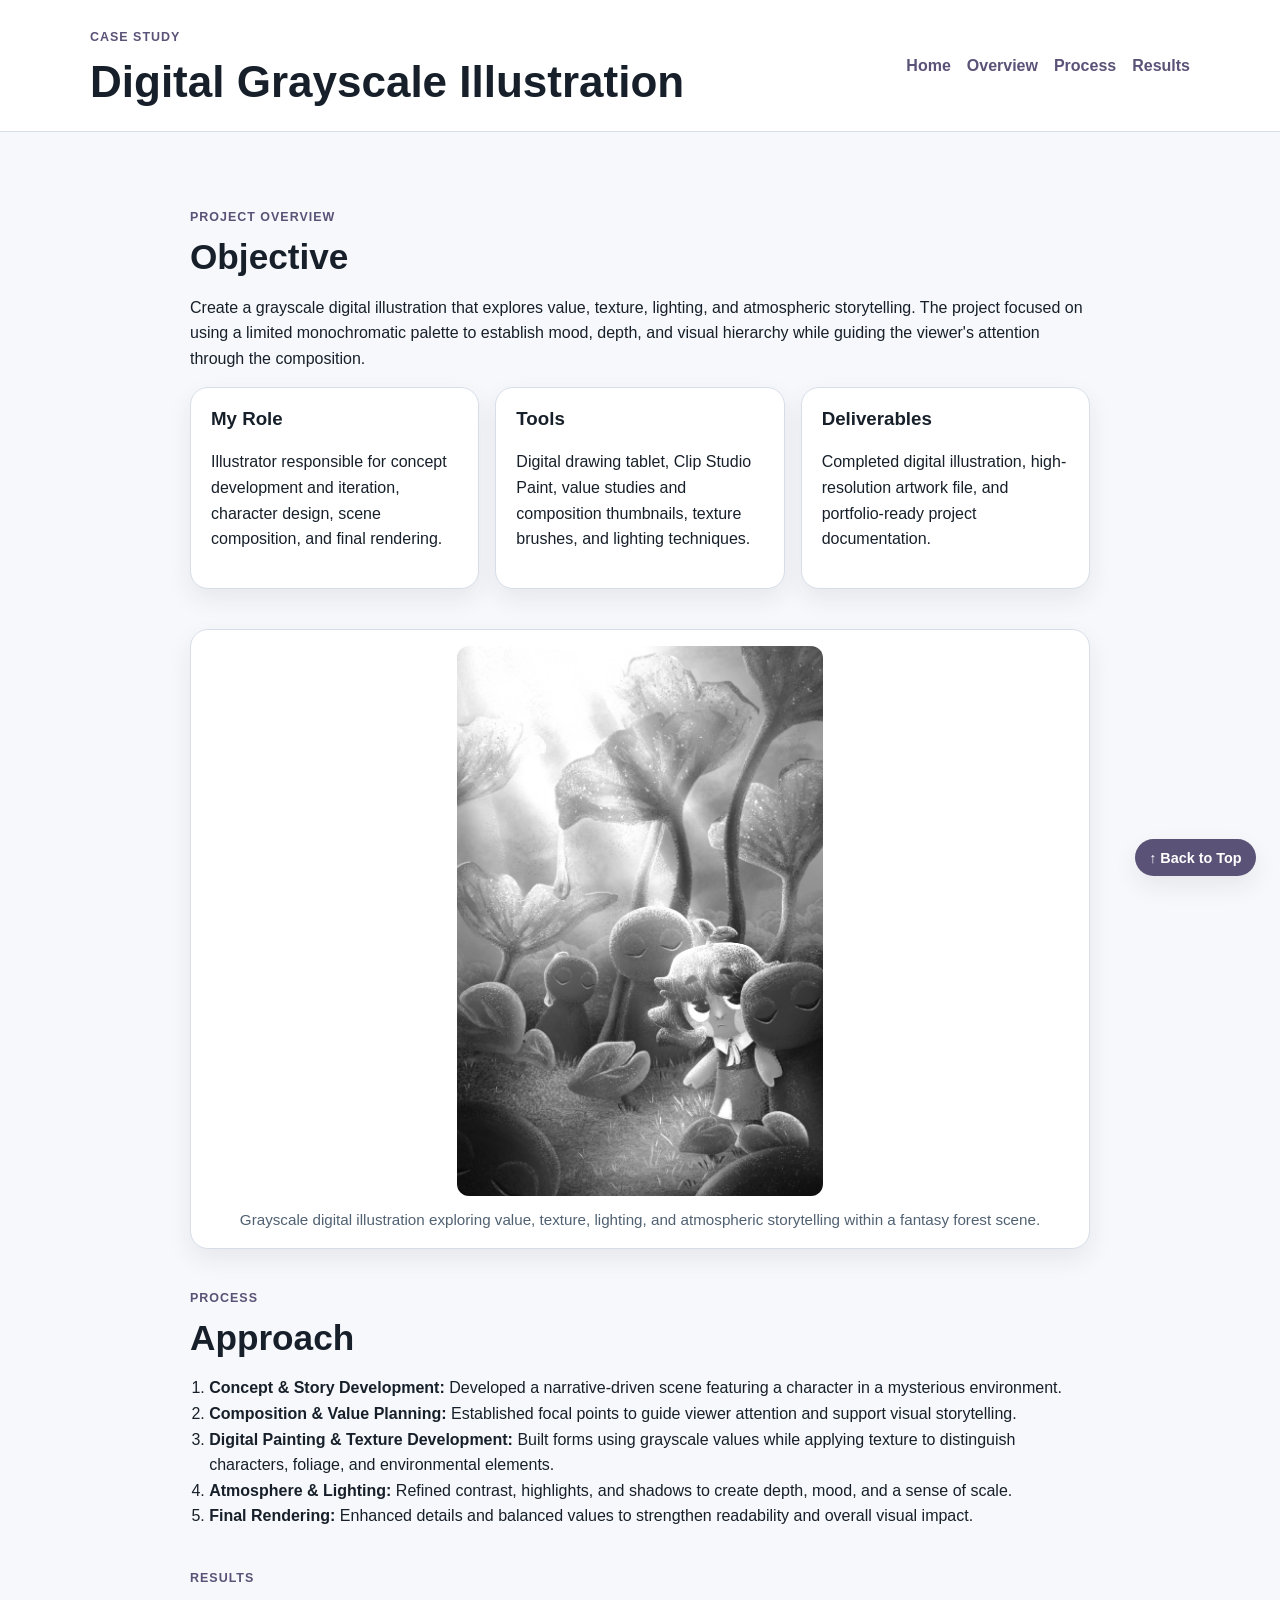
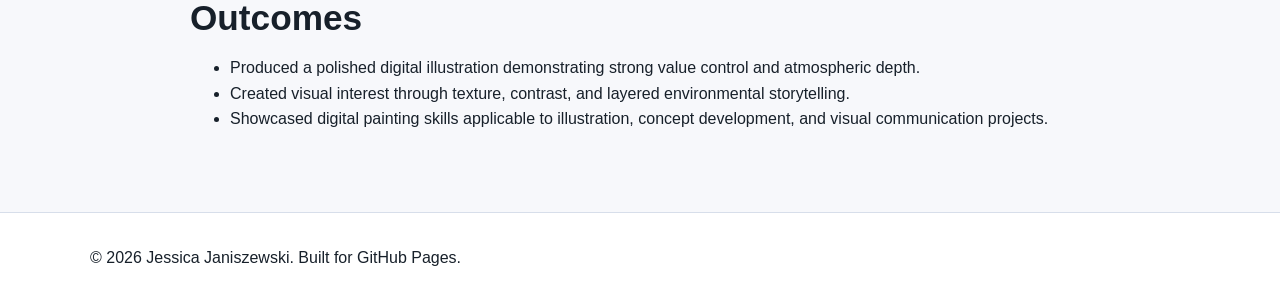
<file: projects/digital-illustration.html>
<!doctype html>
<html lang="en">
<head>
  <meta charset="utf-8" />
  <meta name="viewport" content="width=device-width, initial-scale=1" />
  <title>Digital Grayscale Illustration | Portfolio</title>
  <meta name="description" content="Case study for a grayscale digital illustration showcasing value, texture, lighting, and atmospheric storytelling through digital painting." />
  <link rel="stylesheet" href="../assets/css/styles.css" />
</head>
<body>
  <a class="skip-link" href="#main">Skip to main content</a>

  <header class="site-header compact-header">
    <div class="container header-inner">
      <div>
        <p class="eyebrow">Case Study</p>
        <h1>Digital Grayscale Illustration</h1>
      </div>
      <nav aria-label="Project navigation">
        <ul class="nav-list">
          <li><a href="../index.html">Home</a></li>
          <li><a href="#overview">Overview</a></li>
          <li><a href="#process">Process</a></li>
          <li><a href="#results">Results</a></li>
        </ul>
      </nav>
    </div>
  </header>

  <main id="main" class="section">
    <div class="container case-study">
      <section id="overview" class="case-section">
        <p class="eyebrow">Project Overview</p>
        <h2>Objective</h2>
        <p>
          Create a grayscale digital illustration that explores value, texture, lighting, and atmospheric storytelling. The project focused on using a limited monochromatic palette to establish mood, depth, and visual hierarchy while guiding the viewer's attention through the composition.
        </p>
        <div class="info-grid">
          <div class="panel">
            <h3>My Role</h3>
            <p>Illustrator responsible for concept development and iteration, character design, scene composition, and final rendering.</p>
          </div>
          <div class="panel">
            <h3>Tools</h3>
            <p>Digital drawing tablet, Clip Studio Paint, value studies and composition thumbnails, texture brushes, and lighting techniques.</p>
          </div>
          <div class="panel">
            <h3>Deliverables</h3>
            <p>Completed digital illustration, high-resolution artwork file, and portfolio-ready project documentation.</p>
          </div>
        </div>
      </section>

      <section class="case-section">
        <figure class="hero-artwork portrait-image lightbox-item">
          <img src="../assets/images/SEQA337_ForestSpriteShrine_JJ copy.jpg" alt="Grayscale digital illustration of a young character standing among large flower-like plants and mysterious statues in a textured, atmospheric woodland environment." />
          <figcaption class="small-note">Grayscale digital illustration exploring value, texture, lighting, and atmospheric storytelling within a fantasy forest scene.</figcaption>
        </figure>
      </section>

      <section id="process" class="case-section">
        <p class="eyebrow">Process</p>
        <h2>Approach</h2>
        <ol class="number-list">
          <li><strong>Concept & Story Development:</strong> Developed a narrative-driven scene featuring a character in a mysterious environment.</li>
          <li><strong>Composition & Value Planning:</strong> Established focal points to guide viewer attention and support visual storytelling.</li>
          <li><strong>Digital Painting & Texture Development:</strong> Built forms using grayscale values while applying texture to distinguish characters, foliage, and environmental elements.</li>
          <li><strong>Atmosphere & Lighting:</strong> Refined contrast, highlights, and shadows to create depth, mood, and a sense of scale.</li>
          <li><strong>Final Rendering:</strong> Enhanced details and balanced values to strengthen readability and overall visual impact.</li>
        </ol>
      </section>

      <section id="results" class="case-section">
        <p class="eyebrow">Results</p>
        <h2>Outcomes</h2>
        <ul>
          <li>Produced a polished digital illustration demonstrating strong value control and atmospheric depth.</li>
          <li>Created visual interest through texture, contrast, and layered environmental storytelling.</li>
          <li>Showcased digital painting skills applicable to illustration, concept development, and visual communication projects.</li>
        </ul>
      </section>
    </div>
  </main>

  <footer class="site-footer">
    <div class="container footer-inner">
      <p>© <span id="year"></span> Jessica Janiszewski. Built for GitHub Pages.</p>
    </div>
  </footer>

  <script src="../assets/js/main.js" defer></script>
  <button id="backToTop" aria-label="Back to top">↑ Back to Top</button>
</body>
</html>
</file>
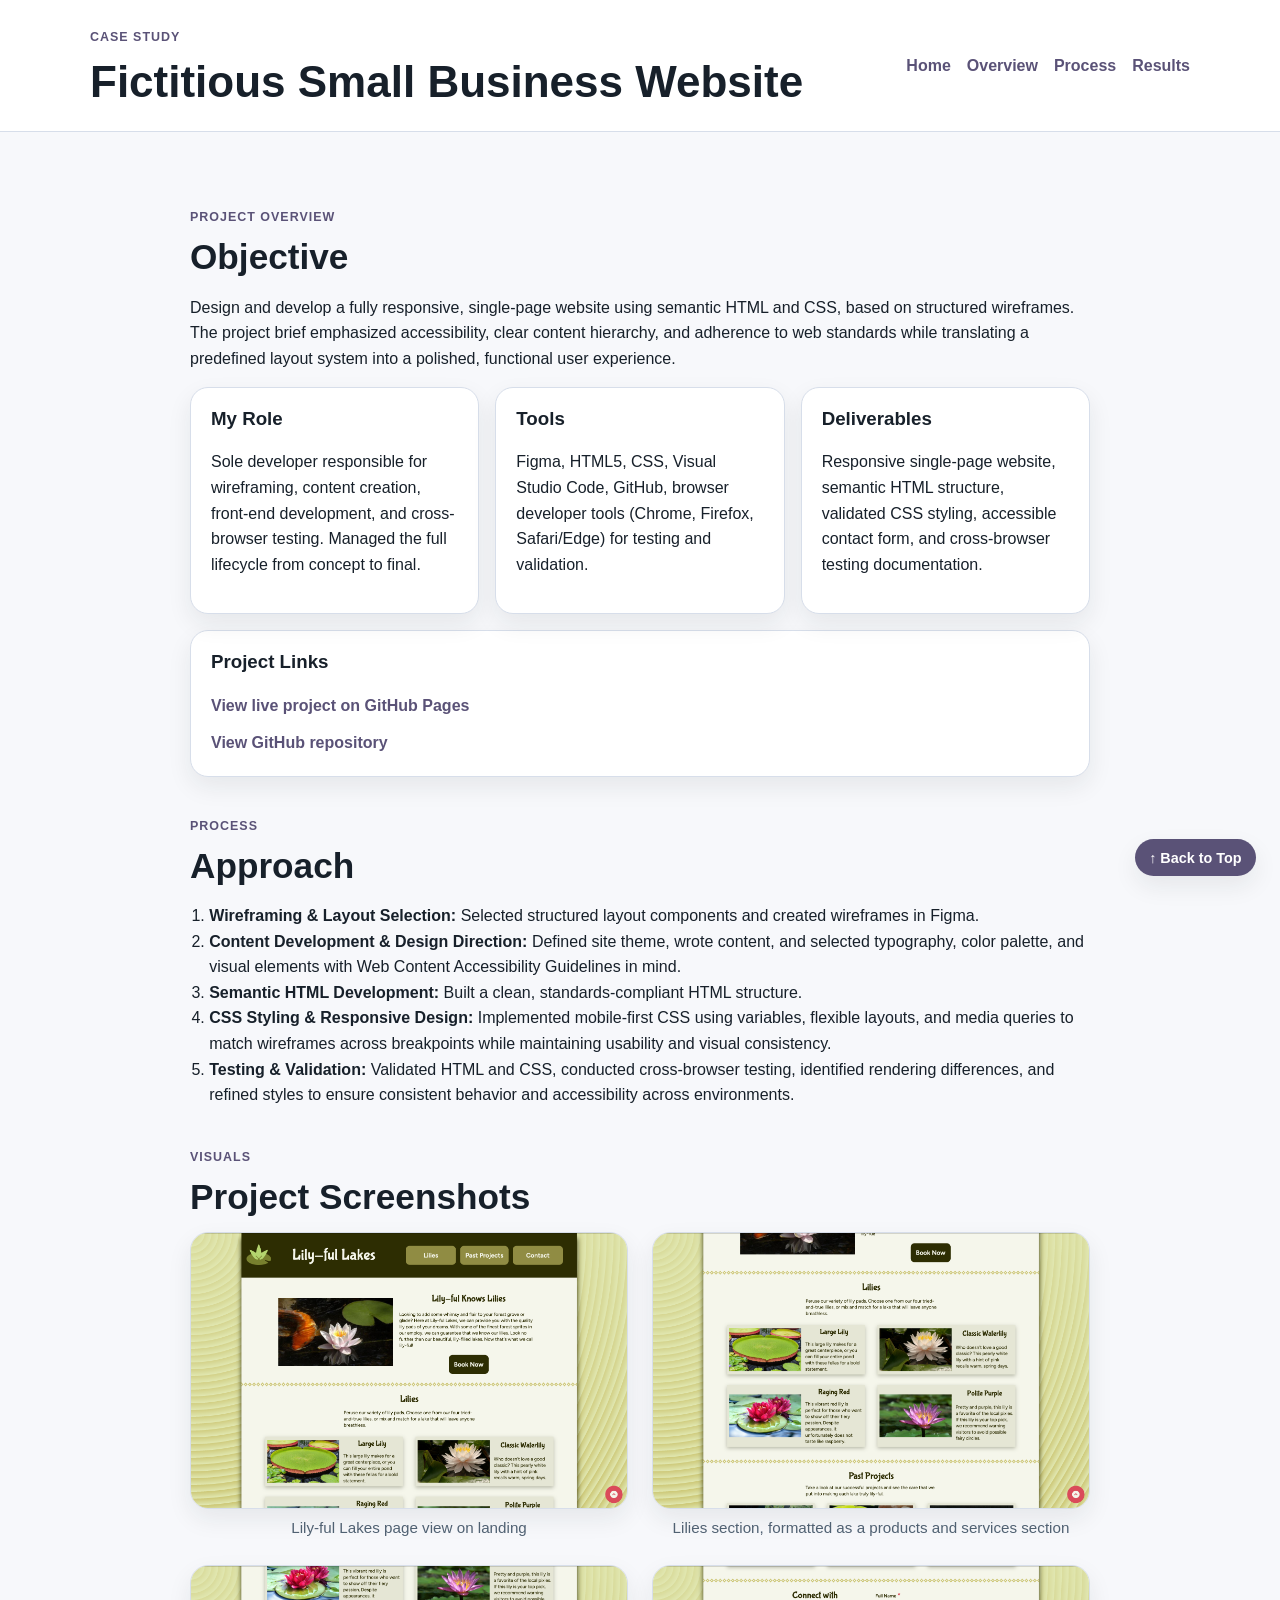
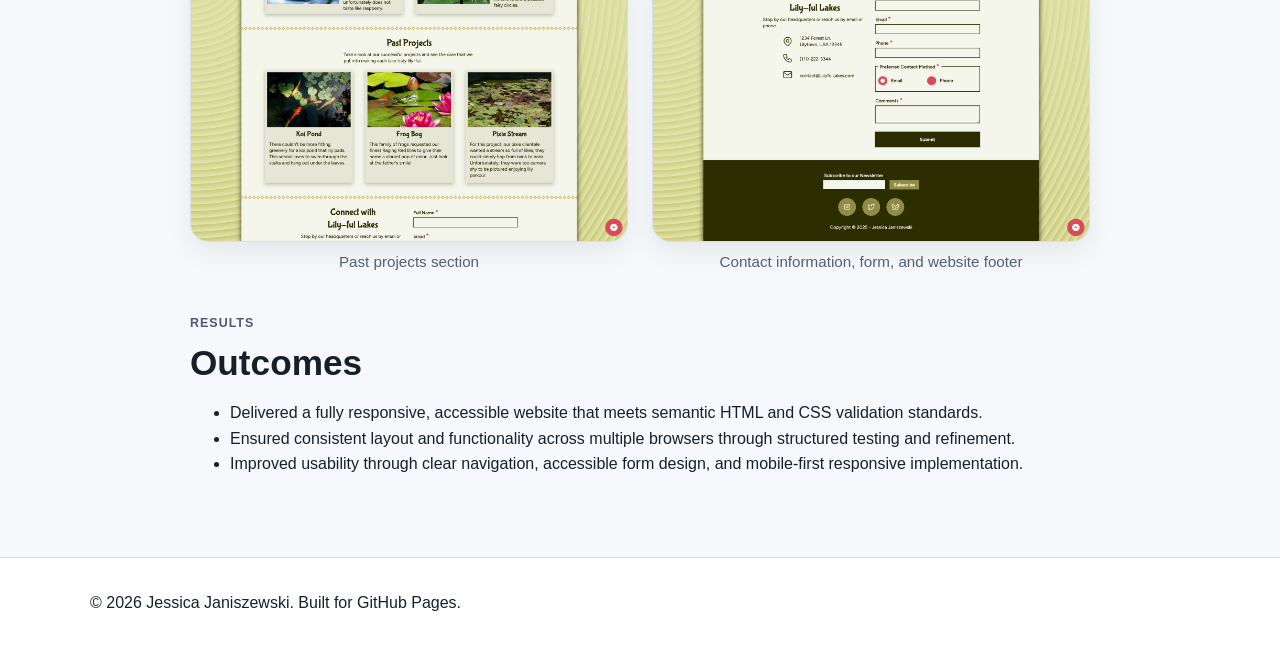
<file: projects/lilyful-lakes.html>
<!doctype html>
<html lang="en">
<head>
  <meta charset="utf-8" />
  <meta name="viewport" content="width=device-width, initial-scale=1" />
  <title>Fictitious Small Business Website | Portfolio</title>
  <meta name="description" content="Case study for a responsive website that presents structured content tailored to a fictitious small business." />
  <link rel="stylesheet" href="../assets/css/styles.css" />
</head>
<body>
  <a class="skip-link" href="#main">Skip to main content</a>
  <header class="site-header compact-header">
    <div class="container header-inner">
      <div>
        <p class="eyebrow">Case Study</p>
        <h1>Fictitious Small Business Website</h1>
      </div>
      <nav aria-label="Project navigation">
        <ul class="nav-list">
          <li><a href="../index.html">Home</a></li>
          <li><a href="#overview">Overview</a></li>
          <li><a href="#process">Process</a></li>
          <li><a href="#results">Results</a></li>
        </ul>
      </nav>
    </div>
  </header>

  <main id="main" class="section">
    <div class="container case-study">
      <section id="overview" class="case-section">
        <p class="eyebrow">Project Overview</p>
        <h2>Objective</h2>
        <p>
          Design and develop a fully responsive, single-page website using semantic HTML and CSS, based on structured wireframes. The project brief emphasized accessibility, clear content hierarchy, and adherence to web standards while translating a predefined layout system into a polished, functional user experience.
        </p>
        <div class="info-grid">
          <div class="panel"><h3>My Role</h3><p>Sole developer responsible for wireframing, content creation, front-end development, and cross-browser testing. Managed the full lifecycle from concept to final.</p></div>
          <div class="panel"><h3>Tools</h3><p>Figma, HTML5, CSS, Visual Studio Code, GitHub, browser developer tools (Chrome, Firefox, Safari/Edge) for testing and validation.</p></div>
          <div class="panel"><h3>Deliverables</h3><p>Responsive single-page website, semantic HTML structure, validated CSS styling, accessible contact form, and cross-browser testing documentation.</p></div>
        </div>

        <div class="panel project-links">
          <h3>Project Links</h3>
          <ul class="link-list">
            <li><a href="https://janiszewski-j.github.io/lilyful-lakes-git598/" target="_blank">View live project on GitHub Pages</a></li>
            <li><a href="https://github.com/Janiszewski-J/lilyful-lakes-git598" target="_blank">View GitHub repository</a></li>
          </ul>
        </div>
      </section>

      <section id="process" class="case-section">
        <p class="eyebrow">Process</p>
        <h2>Approach</h2>
        <ol class="number-list">
          <li><strong>Wireframing & Layout Selection:</strong> Selected structured layout components and created wireframes in Figma.</li>
          <li><strong>Content Development & Design Direction:</strong> Defined site theme, wrote content, and selected typography, color palette, and visual elements with Web Content Accessibility Guidelines in mind.</li>
          <li><strong>Semantic HTML Development:</strong> Built a clean, standards-compliant HTML structure.</li>
          <li><strong>CSS Styling & Responsive Design:</strong> Implemented mobile-first CSS using variables, flexible layouts, and media queries to match wireframes across breakpoints while maintaining usability and visual consistency.</li>
          <li><strong>Testing & Validation:</strong> Validated HTML and CSS, conducted cross-browser testing, identified rendering differences, and refined styles to ensure consistent behavior and accessibility across environments.</li>
        </ol>
      </section>

      <section class="case-section">
        <p class="eyebrow">Visuals</p>
        <h2>Project Screenshots</h2>
        <div class="image-gallery">
          <figure class="lightbox-item">
            <img src="../assets/images/small-business-thumbnail.png" alt="Landing page view of Lilyful Lakes website">
            <figcaption class="small-note">Lily-ful Lakes page view on landing</figcaption>
          </figure>
          <figure class="lightbox-item">
            <img src="../assets/images/lilyful-lakes-lilies.png" alt="Lilies section of Lilyful Lakes website">
            <figcaption class="small-note">Lilies section, formatted as a products and services section</figcaption>
          </figure>
          <figure class="lightbox-item">
            <img src="../assets/images/lilyful-lakes-past-projects.png" alt="Past projects section of Lilyful Lakes website">
            <figcaption class="small-note">Past projects section</figcaption>
          </figure>
          <figure class="lightbox-item">
            <img src="../assets/images/lilyful-lakes-contact.png" alt="Contact section and footer of Lilyful Lakes website">
            <figcaption class="small-note">Contact information, form, and website footer</figcaption>
          </figure>
        </div>
      </section>

      <section id="results" class="case-section">
        <p class="eyebrow">Results</p>
        <h2>Outcomes</h2>
        <ul>
          <li>Delivered a fully responsive, accessible website that meets semantic HTML and CSS validation standards.</li>
          <li>Ensured consistent layout and functionality across multiple browsers through structured testing and refinement.</li>
          <li>Improved usability through clear navigation, accessible form design, and mobile-first responsive implementation.</li>
        </ul>
      </section>
    </div>
  </main>

  <footer class="site-footer">
    <div class="container footer-inner">
      <p>© <span id="year"></span> Jessica Janiszewski. Built for GitHub Pages.</p>
    </div>
  </footer>

  <script src="../assets/js/main.js"></script>

  <button id="backToTop" aria-label="Back to top">↑ Back to Top</button>
</body>
</html>
</file>
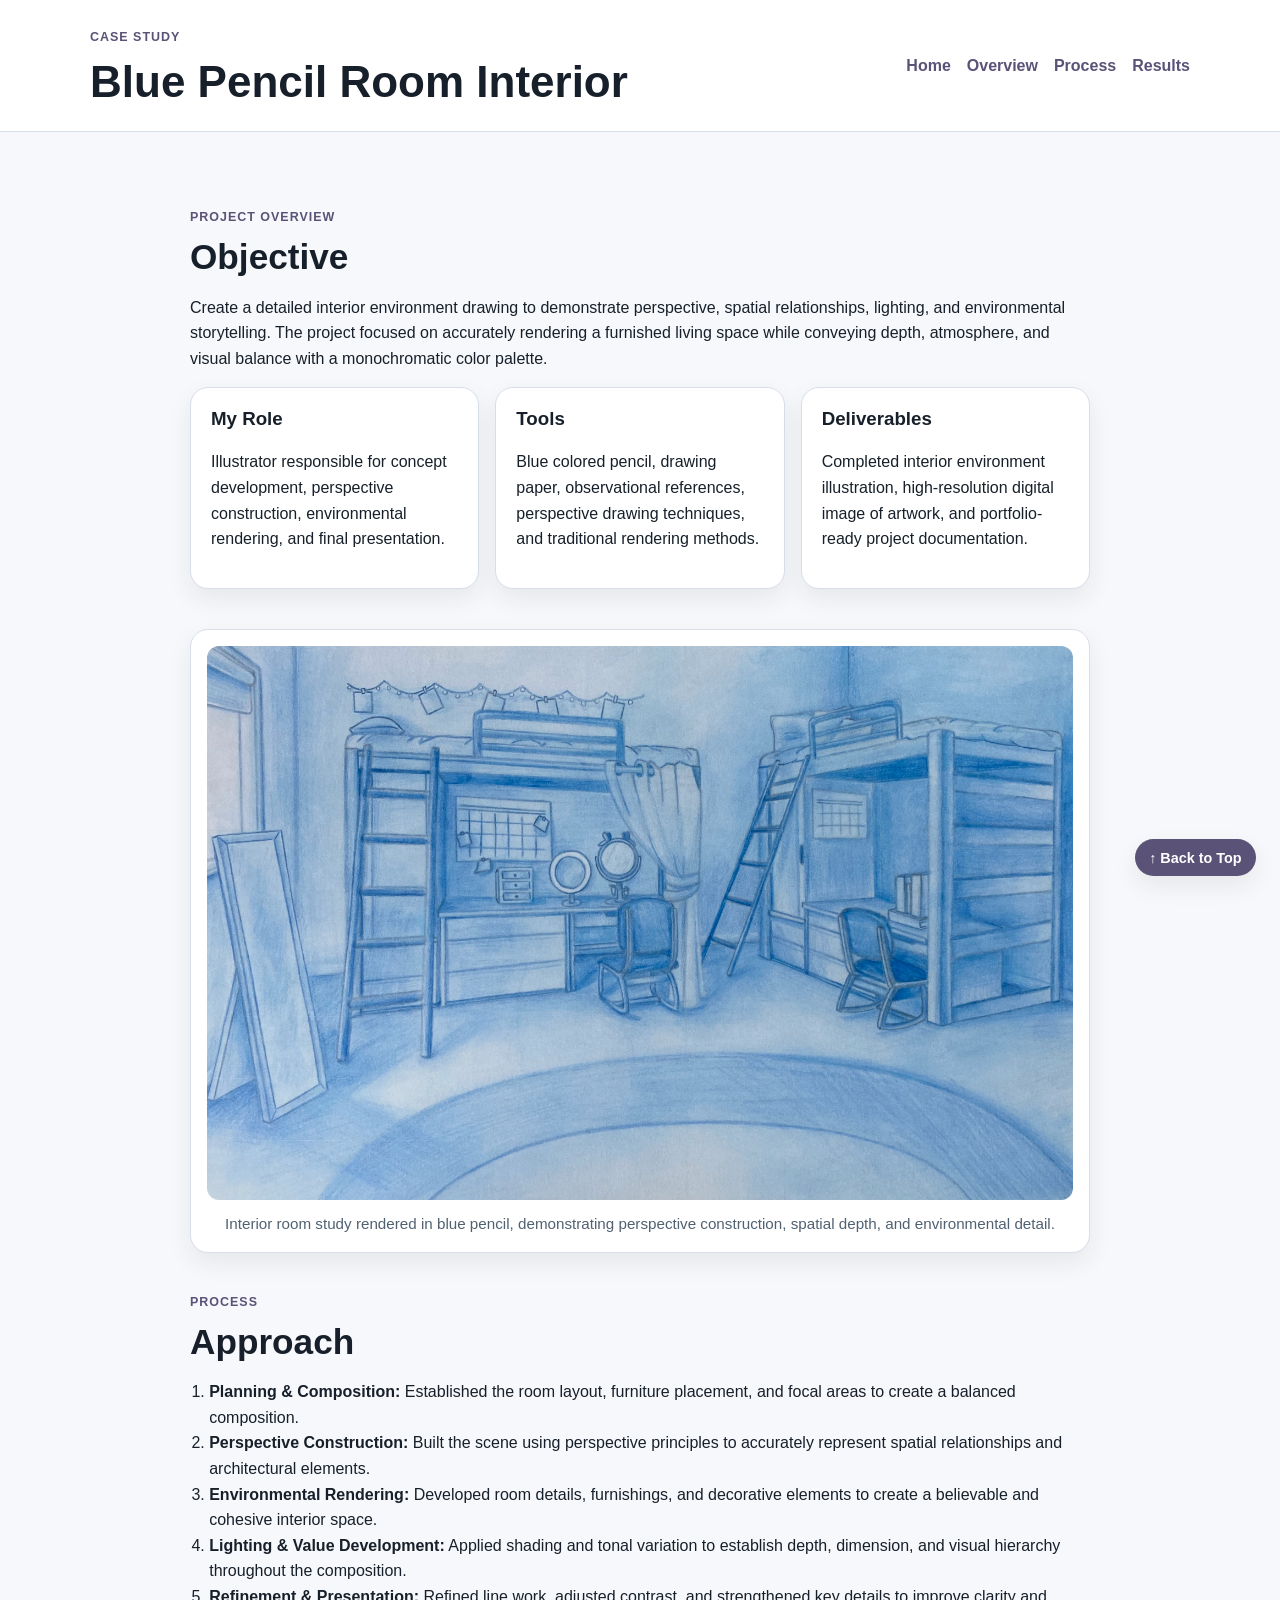
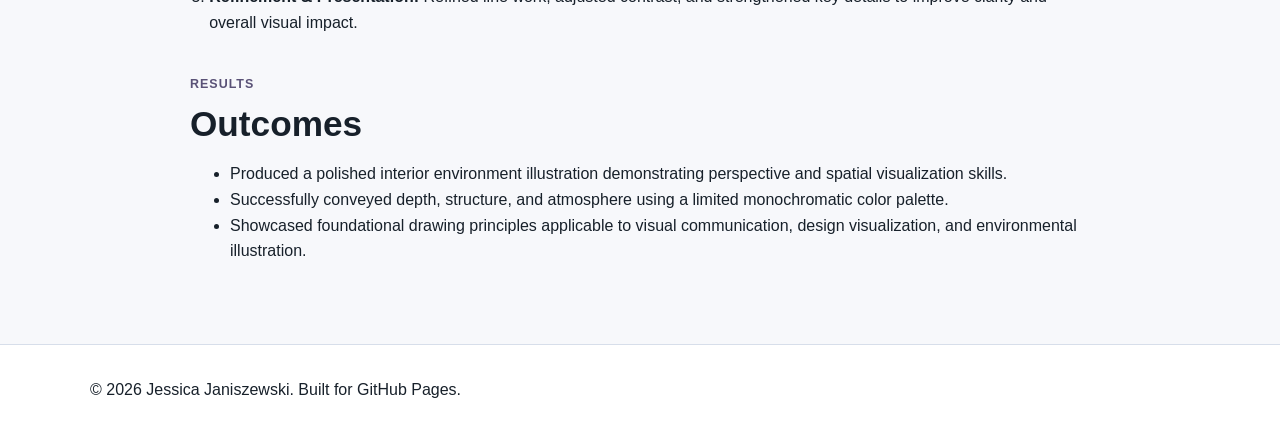
<file: projects/pencil-interior.html>
<!doctype html>
<html lang="en">
<head>
  <meta charset="utf-8" />
  <meta name="viewport" content="width=device-width, initial-scale=1" />
  <title>Blue Pencil Room Interior | Portfolio</title>
  <meta name="description" content="Case study for a blue pencil dormitory room interior drawing demonstrating perspective, structure, spatial depth, and environmental rendering." />
  <link rel="stylesheet" href="../assets/css/styles.css" />
</head>
<body>
  <a class="skip-link" href="#main">Skip to main content</a>

  <header class="site-header compact-header">
    <div class="container header-inner">
      <div>
        <p class="eyebrow">Case Study</p>
        <h1>Blue Pencil Room Interior</h1>
      </div>
      <nav aria-label="Project navigation">
        <ul class="nav-list">
          <li><a href="../index.html">Home</a></li>
          <li><a href="#overview">Overview</a></li>
          <li><a href="#process">Process</a></li>
          <li><a href="#results">Results</a></li>
        </ul>
      </nav>
    </div>
  </header>

  <main id="main" class="section">
    <div class="container case-study">
      <section id="overview" class="case-section">
        <p class="eyebrow">Project Overview</p>
        <h2>Objective</h2>
        <p>
          Create a detailed interior environment drawing to demonstrate perspective, spatial relationships, lighting, and environmental storytelling. The project focused on accurately rendering a furnished living space while conveying depth, atmosphere, and visual balance with a monochromatic color palette.
        </p>
        <div class="info-grid">
          <div class="panel">
            <h3>My Role</h3>
            <p>Illustrator responsible for concept development, perspective construction, environmental rendering, and final presentation.</p>
          </div>
          <div class="panel">
            <h3>Tools</h3>
            <p>Blue colored pencil, drawing paper, observational references, perspective drawing techniques, and traditional rendering methods.</p>
          </div>
          <div class="panel">
            <h3>Deliverables</h3>
            <p>Completed interior environment illustration, high-resolution digital image of  artwork, and portfolio-ready project documentation.</p>
          </div>
        </div>
      </section>

      <section class="case-section">
        <figure class="hero-artwork lightbox-item">
          <img src="../assets/images/blue-pencil-interior.jpeg" alt="Blue pencil drawing of a dormitory-style bedroom featuring two loft beds, desks, chairs, storage units, a standing mirror, and decorative wall elements rendered with perspective and shading." />
          <figcaption class="small-note">Interior room study rendered in blue pencil, demonstrating perspective construction, spatial depth, and environmental detail.</figcaption>
        </figure>
      </section>

      <section id="process" class="case-section">
        <p class="eyebrow">Process</p>
        <h2>Approach</h2>
        <ol class="number-list">
          <li><strong>Planning & Composition:</strong> Established the room layout, furniture placement, and focal areas to create a balanced composition.</li>
          <li><strong>Perspective Construction:</strong> Built the scene using perspective principles to accurately represent spatial relationships and architectural elements.</li>
          <li><strong>Environmental Rendering:</strong> Developed room details, furnishings, and decorative elements to create a believable and cohesive interior space.</li>
          <li><strong>Lighting & Value Development:</strong> Applied shading and tonal variation to establish depth, dimension, and visual hierarchy throughout the composition.</li>
          <li><strong>Refinement & Presentation:</strong> Refined line work, adjusted contrast, and strengthened key details to improve clarity and overall visual impact.</li>
        </ol>
      </section>

      <section id="results" class="case-section">
        <p class="eyebrow">Results</p>
        <h2>Outcomes</h2>
        <ul>
          <li>Produced a polished interior environment illustration demonstrating perspective and spatial visualization skills.</li>
          <li>Successfully conveyed depth, structure, and atmosphere using a limited monochromatic color palette.</li>
          <li>Showcased foundational drawing principles applicable to visual communication, design visualization, and environmental illustration.</li>
        </ul>
      </section>
    </div>
  </main>

  <footer class="site-footer">
    <div class="container footer-inner">
      <p>© <span id="year"></span> Jessica Janiszewski. Built for GitHub Pages.</p>
    </div>
  </footer>

  <script src="../assets/js/main.js" defer></script>
  <button id="backToTop" aria-label="Back to top">↑ Back to Top</button>
</body>
</html>
</file>
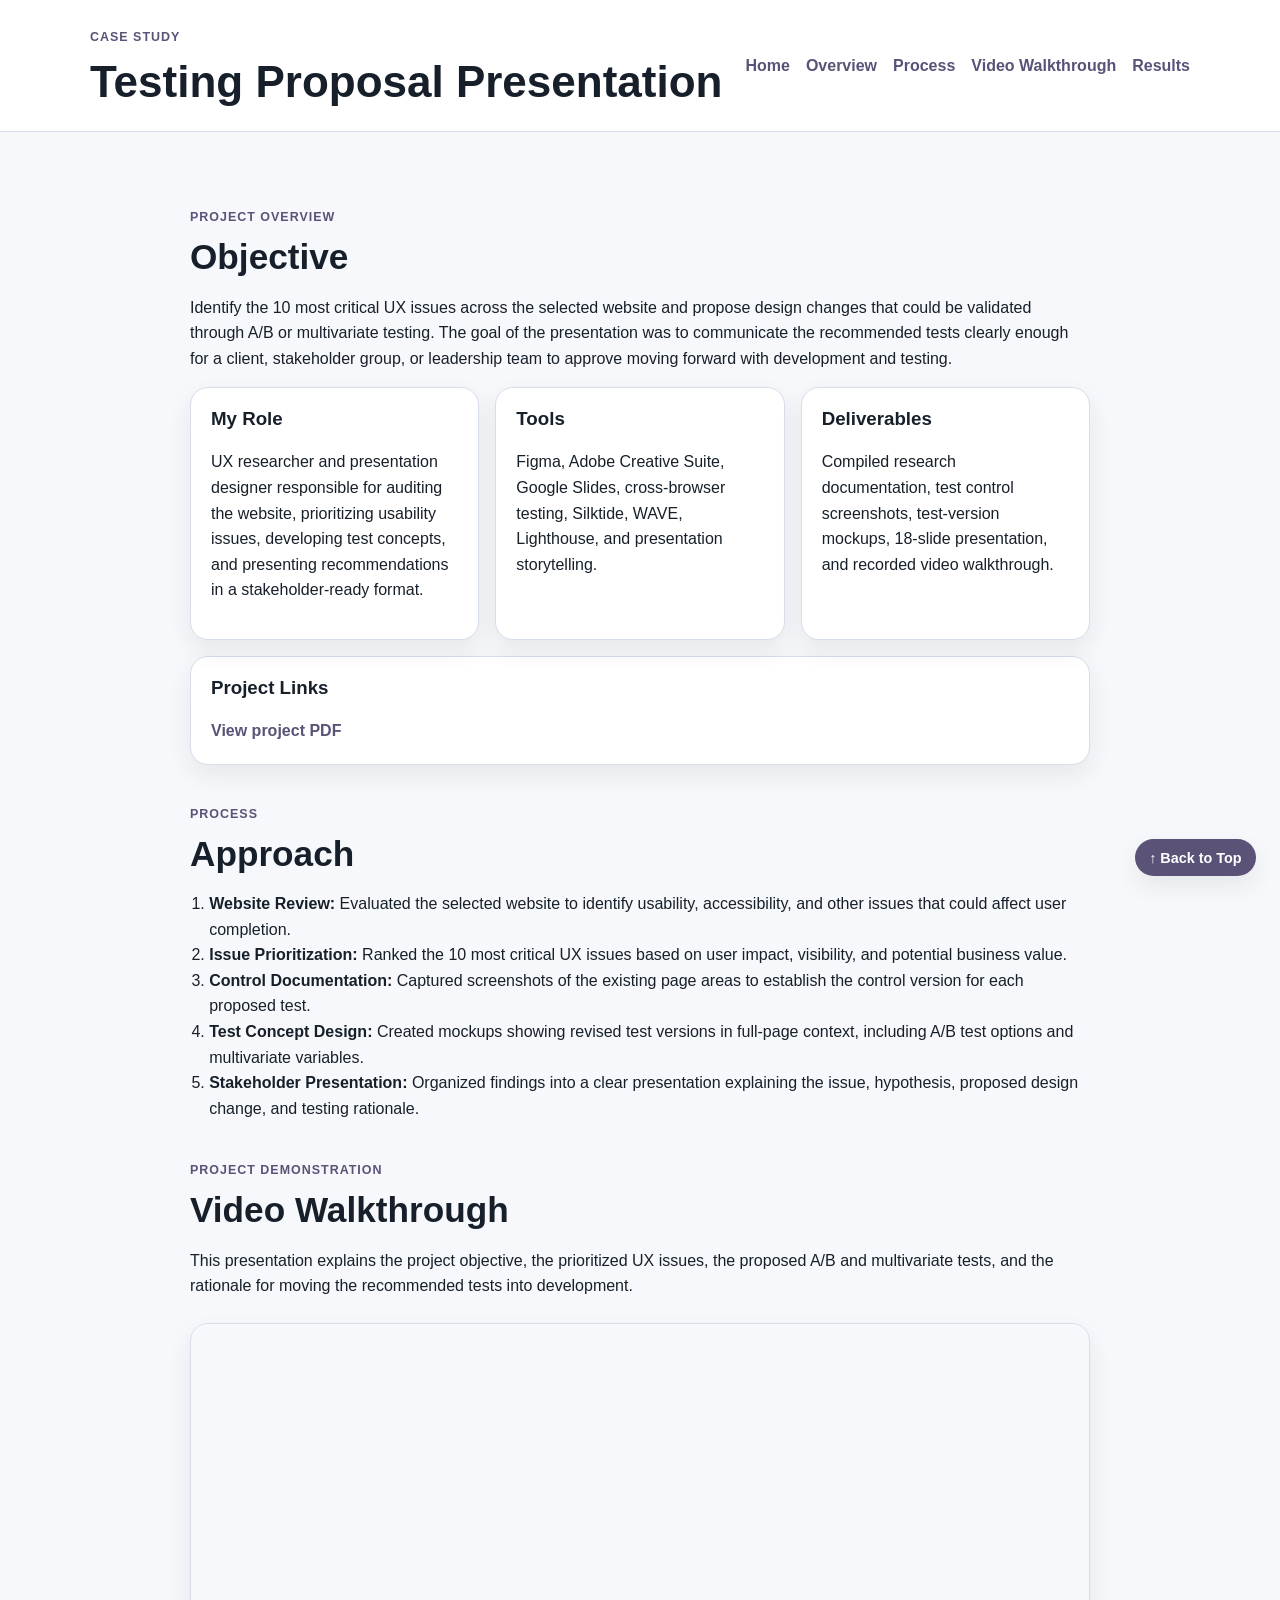
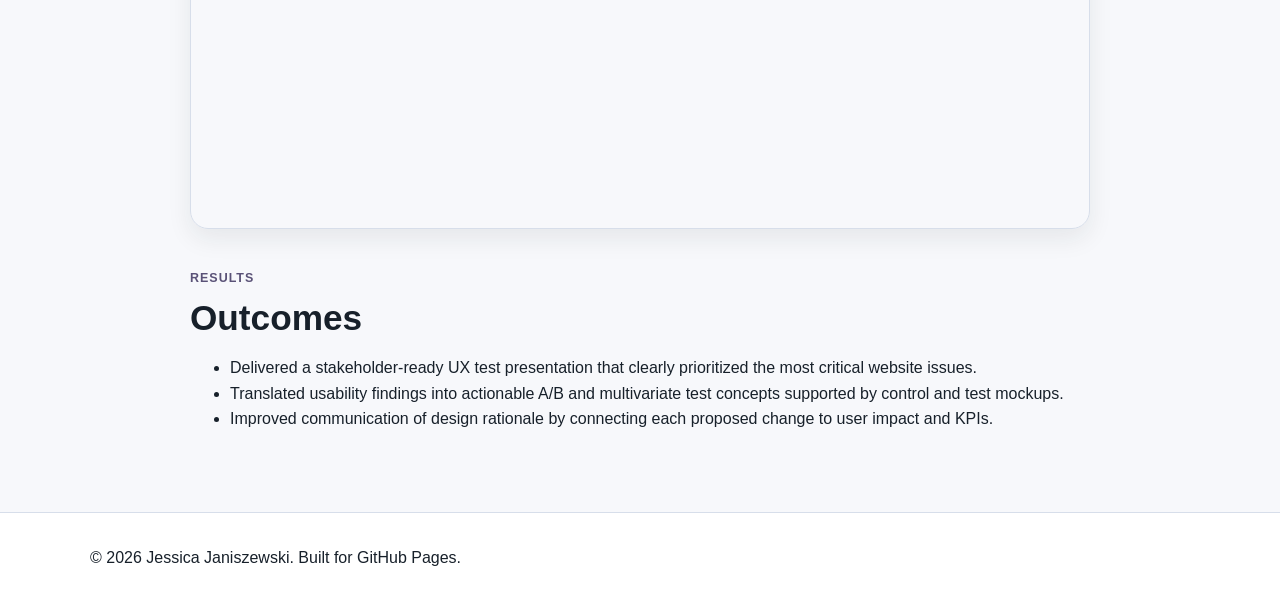
<file: projects/presentation-material.html>
<!doctype html>
<html lang="en">
<head>
  <meta charset="utf-8" />
  <meta name="viewport" content="width=device-width, initial-scale=1" />
  <title>Testing Proposal Presentation | Portfolio</title>
  <meta name="description" content="Case study for presentation material created to propose different methods of testing the performance of an e-commerce website." />
  <link rel="stylesheet" href="../assets/css/styles.css" />
</head>
<body>
  <a class="skip-link" href="#main">Skip to main content</a>
  <header class="site-header compact-header">
    <div class="container header-inner">
      <div>
        <p class="eyebrow">Case Study</p>
        <h1>Testing Proposal Presentation</h1>
      </div>
      <nav aria-label="Project navigation">
        <ul class="nav-list">
          <li><a href="../index.html">Home</a></li>
          <li><a href="#overview">Overview</a></li>
          <li><a href="#process">Process</a></li>
          <li><a href="#video">Video Walkthrough</a></li>
          <li><a href="#results">Results</a></li>
        </ul>
      </nav>
    </div>
  </header>

  <main id="main" class="section">
    <div class="container case-study">
      <section id="overview" class="case-section">
        <p class="eyebrow">Project Overview</p>
        <h2>Objective</h2>
        <p>
          Identify the 10 most critical UX issues across the selected website and propose design changes that could be validated through A/B or multivariate testing. The goal of the presentation was to communicate the recommended tests clearly enough for a client, stakeholder group, or leadership team to approve moving forward with development and testing.
        </p>
        <div class="info-grid">
          <div class="panel"><h3>My Role</h3><p>UX researcher and presentation designer responsible for auditing the website, prioritizing usability issues, developing test concepts, and presenting recommendations in a stakeholder-ready format.</p></div>
          <div class="panel"><h3>Tools</h3><p>Figma, Adobe Creative Suite, Google Slides, cross-browser testing, Silktide, WAVE, Lighthouse, and presentation storytelling.</p></div>
          <div class="panel"><h3>Deliverables</h3><p>Compiled research documentation, test control screenshots, test-version mockups, 18-slide presentation, and recorded video walkthrough.</p></div>
        </div>

        <div class="panel project-links">
          <h3>Project Links</h3>
          <ul class="link-list">
            <li><a href="../assets/images/Jessica-Janiszewski-testing-proposal-presentation-material.pdf" target="_blank">View project PDF</a></li>
          </ul>
        </div>
      </section>

      <section id="process" class="case-section">
        <p class="eyebrow">Process</p>
        <h2>Approach</h2>
        <ol class="number-list">
          <li><strong>Website Review:</strong> Evaluated the selected website to identify usability, accessibility, and other issues that could affect user completion.</li>
          <li><strong>Issue Prioritization:</strong> Ranked the 10 most critical UX issues based on user impact, visibility, and potential business value.</li>
          <li><strong>Control Documentation:</strong> Captured screenshots of the existing page areas to establish the control version for each proposed test.</li>
          <li><strong>Test Concept Design:</strong> Created mockups showing revised test versions in full-page context, including A/B test options and multivariate variables.</li>
          <li><strong>Stakeholder Presentation:</strong> Organized findings into a clear presentation explaining the issue, hypothesis, proposed design change, and testing rationale.</li>
        </ol>
      </section>

      <section id="video" class="case-section">
        <p class="eyebrow">Project Demonstration</p>
        <h2>Video Walkthrough</h2>
        <p>This presentation explains the project objective, the prioritized UX issues, the proposed A/B and multivariate tests, and the rationale for moving the recommended tests into development.</p>
    
        <div class="video-container">
          <iframe
              src="https://drive.google.com/file/d/1RSlZMflB_h_GYQHs7YPFrKEXEgM9mPK1/preview"
              allow="autoplay; fullscreen"
              allowfullscreen
              loading="lazy"
              title="A/B and Multivariate Test Presentation">
          </iframe>
        </div>
      </section>

      <section id="results" class="case-section">
        <p class="eyebrow">Results</p>
        <h2>Outcomes</h2>
        <ul>
          <li>Delivered a stakeholder-ready UX test presentation that clearly prioritized the most critical website issues.</li>
          <li>Translated usability findings into actionable A/B and multivariate test concepts supported by control and test mockups.</li>
          <li>Improved communication of design rationale by connecting each proposed change to user impact and KPIs.</li>
        </ul>
      </section>
    </div>
  </main>

  <footer class="site-footer">
    <div class="container footer-inner">
      <p>© <span id="year"></span> Jessica Janiszewski. Built for GitHub Pages.</p>
    </div>
  </footer>

  <script src="../assets/js/main.js"></script>

  <button id="backToTop" aria-label="Back to top">↑ Back to Top</button>
</body>
</html>
</file>
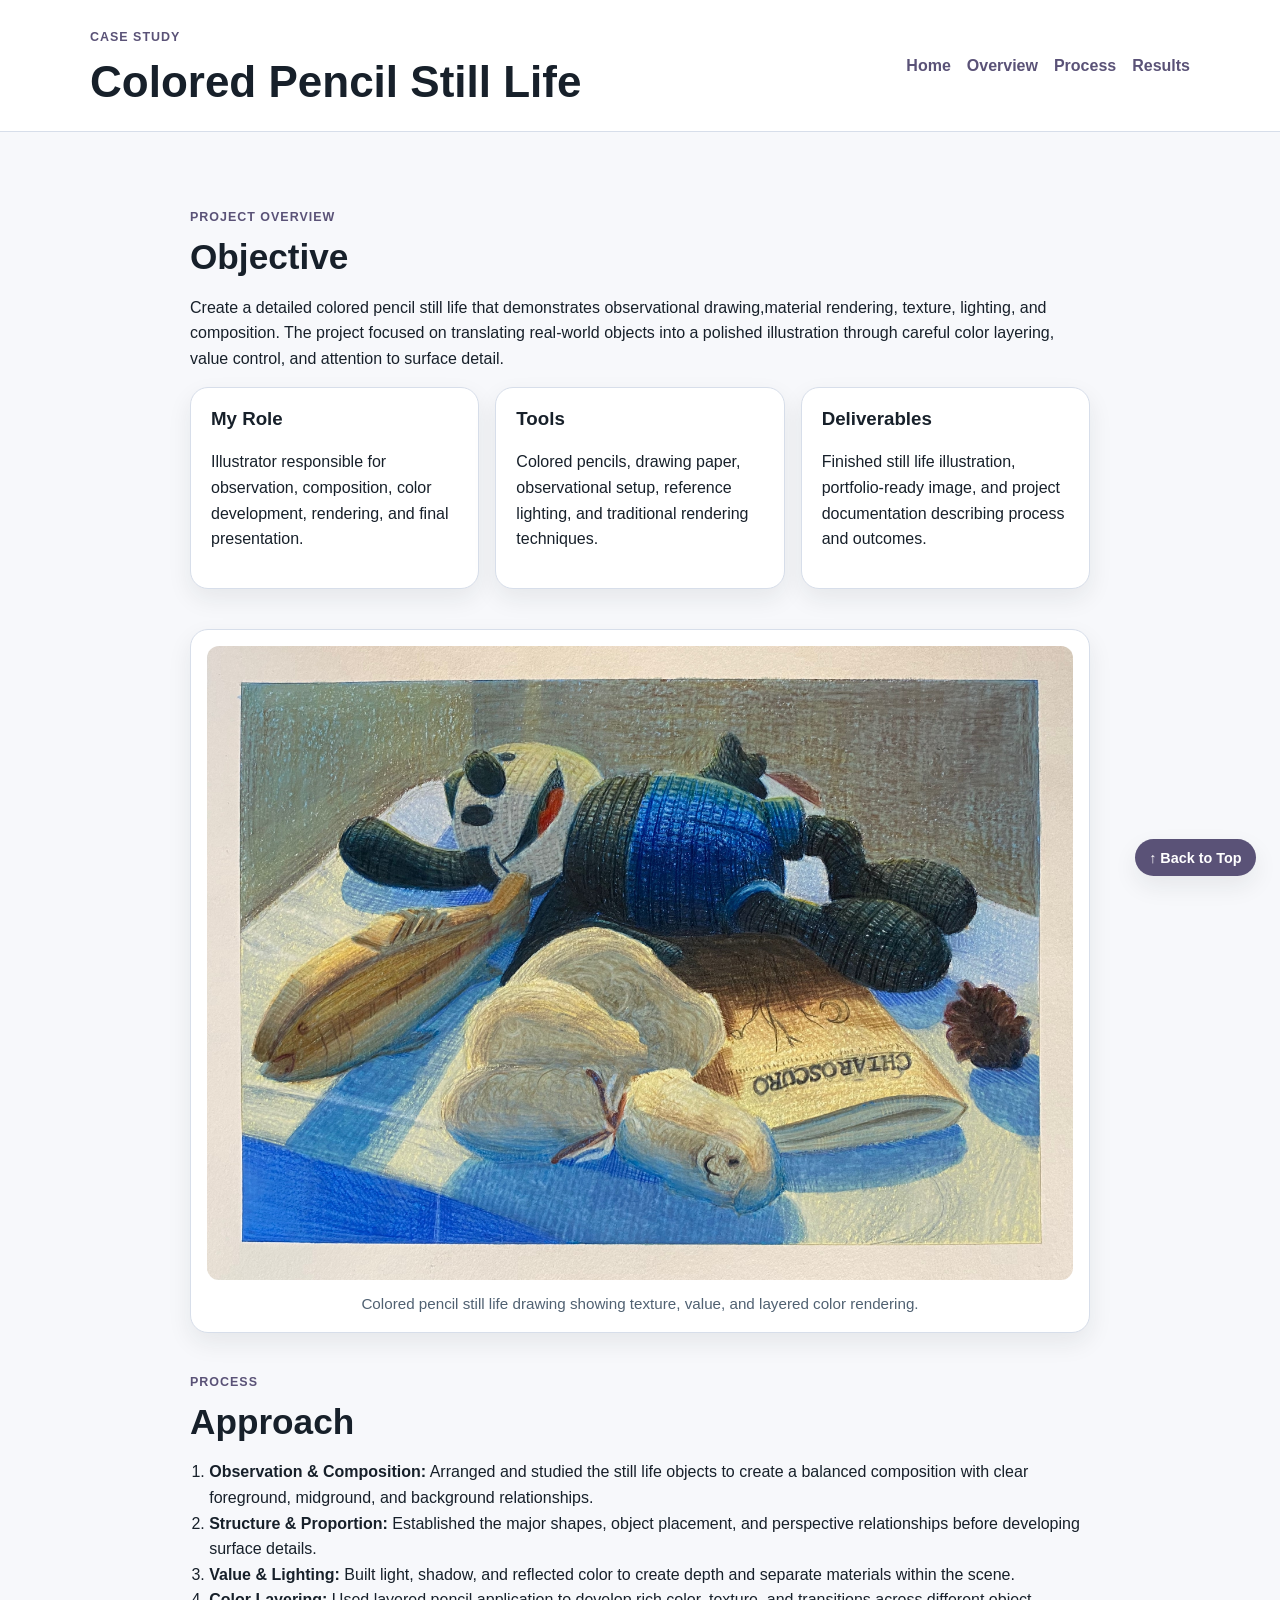
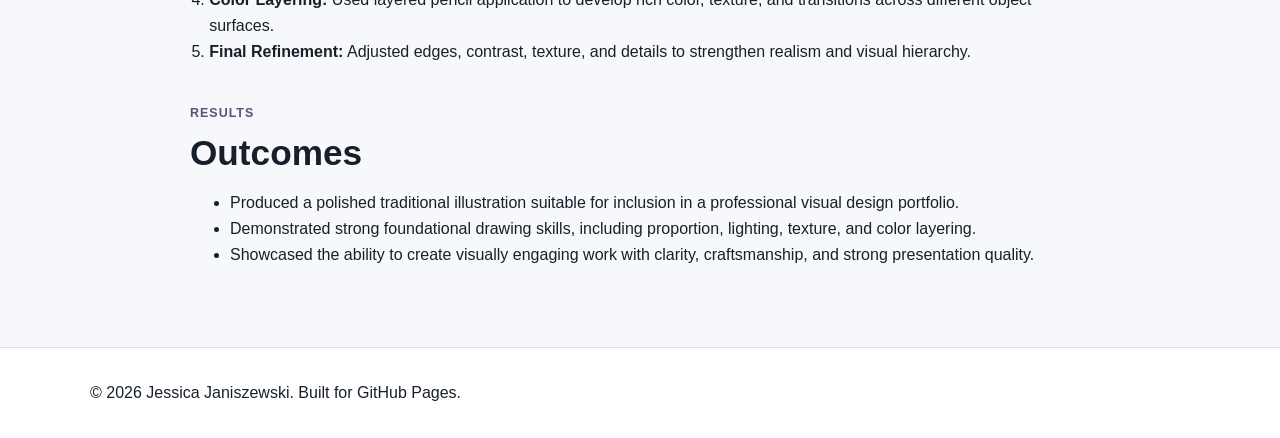
<file: projects/still-life.html>
<!doctype html>
<html lang="en">
<head>
  <meta charset="utf-8" />
  <meta name="viewport" content="width=device-width, initial-scale=1" />
  <title>Colored Pencil Still Life | Portfolio</title>
  <meta name="description" content="Case study for a colored pencil still life illustration showcasing observational drawing, texture, lighting, and color rendering through traditional media." />
  <link rel="stylesheet" href="../assets/css/styles.css" />
</head>
<body>
  <a class="skip-link" href="#main">Skip to main content</a>

  <header class="site-header compact-header">
    <div class="container header-inner">
      <div>
        <p class="eyebrow">Case Study</p>
        <h1>Colored Pencil Still Life</h1>
      </div>
      <nav aria-label="Project navigation">
        <ul class="nav-list">
          <li><a href="../index.html">Home</a></li>
          <li><a href="#overview">Overview</a></li>
          <li><a href="#process">Process</a></li>
          <li><a href="#results">Results</a></li>
        </ul>
      </nav>
    </div>
  </header>

  <main id="main" class="section">
    <div class="container case-study">
      <section id="overview" class="case-section">
        <p class="eyebrow">Project Overview</p>
        <h2>Objective</h2>
        <p>
          Create a detailed colored pencil still life that demonstrates observational drawing,material rendering, texture, lighting, and composition. The project focused on translating real-world objects into a polished illustration through careful color layering, value control, and attention to surface detail.
        </p>
        <div class="info-grid">
          <div class="panel">
            <h3>My Role</h3>
            <p>Illustrator responsible for observation, composition, color development, rendering, and final presentation.</p>
          </div>
          <div class="panel">
            <h3>Tools</h3>
            <p>Colored pencils, drawing paper, observational setup, reference lighting, and traditional rendering techniques.</p>
          </div>
          <div class="panel">
            <h3>Deliverables</h3>
            <p>Finished still life illustration, portfolio-ready image, and project documentation describing process and outcomes.</p>
          </div>
        </div>
      </section>

      <section class="case-section">
        <figure class="hero-artwork lightbox-item">
          <img src="../assets/images/colored-pencil-still-life.jpeg" alt="Colored pencil still life drawing of objects arranged on a blue and white surface, including a plush figure, shell, wood object, book, and pine cone." />
          <figcaption class="small-note">Colored pencil still life drawing showing texture, value, and layered color rendering.</figcaption>
        </figure>
      </section>

      <section id="process" class="case-section">
        <p class="eyebrow">Process</p>
        <h2>Approach</h2>
        <ol class="number-list">
          <li><strong>Observation & Composition:</strong> Arranged and studied the still life objects to create a balanced composition with clear foreground, midground, and background relationships.</li>
          <li><strong>Structure & Proportion:</strong> Established the major shapes, object placement, and perspective relationships before developing surface details.</li>
          <li><strong>Value & Lighting:</strong> Built light, shadow, and reflected color to create depth and separate materials within the scene.</li>
          <li><strong>Color Layering:</strong> Used layered pencil application to develop rich color, texture, and transitions across different object surfaces.</li>
          <li><strong>Final Refinement:</strong> Adjusted edges, contrast, texture, and details to strengthen realism and visual hierarchy.</li>
        </ol>
      </section>

      <section id="results" class="case-section">
        <p class="eyebrow">Results</p>
        <h2>Outcomes</h2>
        <ul>
          <li>Produced a polished traditional illustration suitable for inclusion in a professional visual design portfolio.</li>
          <li>Demonstrated strong foundational drawing skills, including proportion, lighting, texture, and color layering.</li>
          <li>Showcased the ability to create visually engaging work with clarity, craftsmanship, and strong presentation quality.</li>
        </ul>
      </section>
    </div>
  </main>

  <footer class="site-footer">
    <div class="container footer-inner">
      <p>© <span id="year"></span> Jessica Janiszewski. Built for GitHub Pages.</p>
    </div>
  </footer>

  <script src="../assets/js/main.js" defer></script>
  <button id="backToTop" aria-label="Back to top">↑ Back to Top</button>
</body>
</html>
</file>
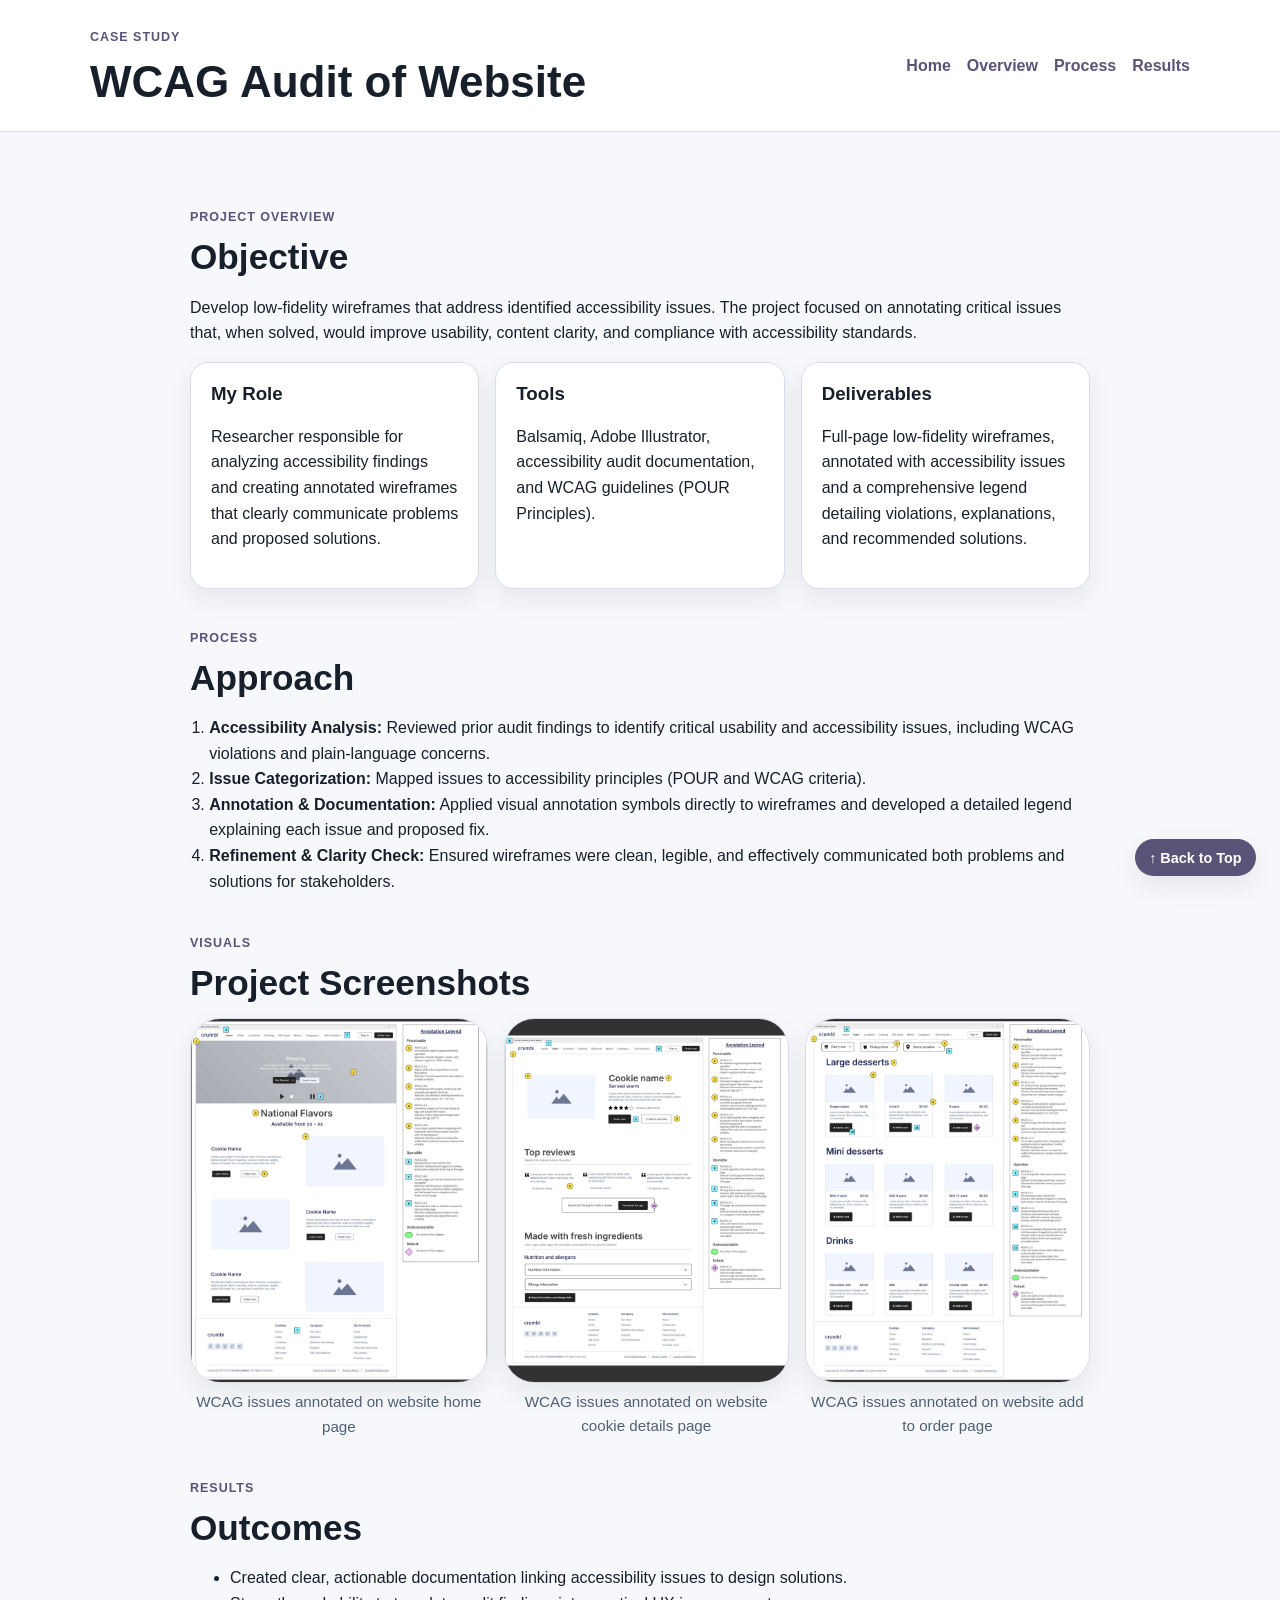
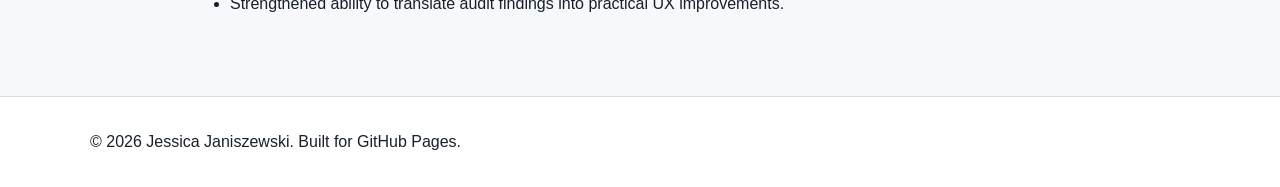
<file: projects/wcag-audit.html>
<!doctype html>
<html lang="en">
<head>
  <meta charset="utf-8" />
  <meta name="viewport" content="width=device-width, initial-scale=1" />
  <title>WCAG Audit of Website | Portfolio</title>
  <meta name="description" content="Case study for annotated wireframes that point out critical issues in WCAG conformity of an existing website." />
  <link rel="stylesheet" href="../assets/css/styles.css" />
</head>
<body>
  <a class="skip-link" href="#main">Skip to main content</a>
  <header class="site-header compact-header">
    <div class="container header-inner">
      <div>
        <p class="eyebrow">Case Study</p>
        <h1>WCAG Audit of Website</h1>
      </div>
      <nav aria-label="Project navigation">
        <ul class="nav-list">
          <li><a href="../index.html">Home</a></li>
          <li><a href="#overview">Overview</a></li>
          <li><a href="#process">Process</a></li>
          <li><a href="#results">Results</a></li>
        </ul>
      </nav>
    </div>
  </header>

  <main id="main" class="section">
    <div class="container case-study">
      <section id="overview" class="case-section">
        <p class="eyebrow">Project Overview</p>
        <h2>Objective</h2>
        <p>
          Develop low-fidelity wireframes that address identified accessibility issues. The project focused on annotating critical issues that, when solved, would improve usability, content clarity, and compliance with accessibility standards.
        </p>
        <div class="info-grid">
          <div class="panel"><h3>My Role</h3><p>Researcher responsible for analyzing accessibility findings and creating annotated wireframes that clearly communicate problems and proposed solutions.</p></div>
          <div class="panel"><h3>Tools</h3><p>Balsamiq, Adobe Illustrator, accessibility audit documentation, and WCAG guidelines (POUR Principles).</p></div>
          <div class="panel"><h3>Deliverables</h3><p>Full-page low-fidelity wireframes, annotated with accessibility issues and a comprehensive legend detailing violations, explanations, and recommended solutions.</p></div>
        </div>
      </section>

      <section id="process" class="case-section">
        <p class="eyebrow">Process</p>
        <h2>Approach</h2>
        <ol class="number-list">
          <li><strong>Accessibility Analysis:</strong> Reviewed prior audit findings to identify critical usability and accessibility issues, including WCAG violations and plain-language concerns.</li>
          <li><strong>Issue Categorization:</strong> Mapped issues to accessibility principles (POUR and WCAG criteria).</li>
          <li><strong>Annotation & Documentation:</strong> Applied visual annotation symbols directly to wireframes and developed a detailed legend explaining each issue and proposed fix.</li>
          <li><strong>Refinement & Clarity Check:</strong> Ensured wireframes were clean, legible, and effectively communicated both problems and solutions for stakeholders.</li>
        </ol>
      </section>

      <section class="case-section">
        <p class="eyebrow">Visuals</p>
        <h2>Project Screenshots</h2>
        <div class="flow-gallery">
          <figure class="lightbox-item">
            <img src="../assets/images/wcag-audit-home-page.png" alt="WCAG issues annotated on website home page">
            <figcaption class="small-note">WCAG issues annotated on website home page</figcaption>
          </figure>
          <figure class="lightbox-item">
            <img src="../assets/images/wcag-audit-cookies.png" alt="WCAG issues annotated on website cookie details page">
            <figcaption class="small-note">WCAG issues annotated on website cookie details page</figcaption>
          </figure>
          <figure class="lightbox-item">
            <img src="../assets/images/wcag-audit-order.png" alt="WCAG issues annotated on website add to order page">
            <figcaption class="small-note">WCAG issues annotated on website add to order page</figcaption>
          </figure>
        </div>
      </section>

      <section id="results" class="case-section">
        <p class="eyebrow">Results</p>
        <h2>Outcomes</h2>
        <ul>
          <li>Created clear, actionable documentation linking accessibility issues to design solutions.</li>
          <li>Strengthened ability to translate audit findings into practical UX improvements.</li>
        </ul>
      </section>
    </div>
  </main>

  <footer class="site-footer">
    <div class="container footer-inner">
      <p>© <span id="year"></span> Jessica Janiszewski. Built for GitHub Pages.</p>
    </div>
  </footer>

  <script src="../assets/js/main.js"></script>

  <button id="backToTop" aria-label="Back to top">↑ Back to Top</button>
</body>
</html>
</file>
<file: assets/css/styles.css>
:root {
  --bg: #f7f8fb;
  --surface: #ffffff;
  --surface-alt: #eef2f7;
  --text: #17202a;
  --muted: #506172;
  --border: #d7deea;
  --accent: #5a5277;
  --accent-dark: #22223d;
  --shadow: 0 10px 24px rgba(23, 32, 42, 0.08);
  --radius: 18px;
  --max: 1100px;
}

* { box-sizing: border-box; }
html { scroll-behavior: smooth; scroll-padding-top: 7rem; }
body {
  margin: 0;
  font-family: Inter, Arial, Helvetica, sans-serif;
  color: var(--text);
  background: var(--bg);
  line-height: 1.6;
}
img { max-width: 100%; height: auto; }
a { color: var(--accent); }
a:hover, a:focus { color: var(--accent-dark); }
.container { width: min(calc(100% - 2rem), var(--max)); margin: 0 auto; }
.skip-link {
  position: absolute; left: -9999px; top: auto;
}
.skip-link:focus {
  left: 1rem; top: 1rem; background: #fff; padding: 0.75rem 1rem; z-index: 1000;
}
.site-header {
  background: #fff;
  border-bottom: 1px solid var(--border);
  position: sticky;
  top: 0;
  z-index: 20;
}
.compact-header { position: static; }
.header-inner, .footer-inner {
  display: flex;
  justify-content: space-between;
  align-items: center;
  gap: 1rem;
  padding: 1rem 0;
}
.nav-list {
  list-style: none;
  display: flex;
  gap: 1rem;
  padding: 0;
  margin: 0;
  flex-wrap: wrap;
}
.nav-list a {
  text-decoration: none;
  font-weight: 600;
}
.hero {
  padding: 4rem 0 2rem;
}
.hero-grid, .two-column {
  display: grid;
  grid-template-columns: 2fr 1fr;
  gap: 1.5rem;
  align-items: start;
}
.section { padding: 4rem 0; }
:target { scroll-margin-top: 7rem; }
section[id], main[id] { scroll-margin-top: 7rem; }
.section-alt { background: var(--surface-alt); }
.panel, .card, .placeholder-box {
  background: var(--surface);
  border: 1px solid var(--border);
  border-radius: var(--radius);
  box-shadow: var(--shadow);
}
.panel { padding: 1.25rem; }
.project-links {
  margin-top: 1rem;
}
.prototype-project-links {
  margin-bottom: 1rem;
}
.eyebrow {
  text-transform: uppercase;
  letter-spacing: 0.08em;
  font-size: 0.78rem;
  font-weight: 700;
  color: var(--accent);
  margin-bottom: 0.5rem;
}
h1, h2, h3 { line-height: 1.2; margin-top: 0; }
h1 { font-size: clamp(2rem, 4vw, 2.75rem); margin-bottom: 0.35rem; }
h2 { font-size: clamp(1.6rem, 3vw, 2.2rem); margin-bottom: 0.85rem; }
.subhead, .section-intro { color: var(--muted); }
.button-row {
  display: flex;
  gap: 0.75rem;
  flex-wrap: wrap;
  margin-top: 1.5rem;
}
.button {
  display: inline-block;
  background: var(--accent);
  color: #fff;
  text-decoration: none;
  padding: 0.8rem 1.1rem;
  border-radius: 999px;
  font-weight: 700;
}
.button:hover, .button:focus { background: var(--accent-dark); color: #fff; }
.button-secondary {
  background: #fff;
  color: var(--accent);
  border: 1px solid var(--border);
}
.link-list {
  list-style: none;
  padding: 0;
  margin: 0;
  display: grid;
  gap: 0.75rem;
}
.link-list a {
  font-weight: 700;
  text-decoration: none;
}
.small-note {
  color: var(--muted);
  font-size: 0.95rem;
}
.project-card {
  overflow: hidden;
}
.card-grid {
  display: grid;
  grid-template-columns: repeat(3, 1fr);
  gap: 1.25rem;
  margin-top: 2rem;
}
.card-thumbnail {
  display: block;
  width: 100%;
  aspect-ratio: 16 / 10;
  object-fit: cover;
  border-bottom: 1px solid var(--border);
}
.card-body { padding: 1.25rem; }
.project-type {
  font-size: 0.9rem;
  color: var(--muted);
  margin-bottom: 0.35rem;
}
.text-link {
  font-weight: 700;
  text-decoration: none;
}
.tag-group {
  display: flex;
  flex-wrap: wrap;
  gap: 0.65rem;
}
.tag {
  display: inline-block;
  background: #fff;
  border: 1px solid var(--border);
  border-radius: 999px;
  padding: 0.45rem 0.8rem;
  font-size: 0.95rem;
}
.contact-list, .check-list, .number-list {
  padding-left: 1.2rem;
}
.inline-code {
  display: block;
  white-space: pre-wrap;
  background: #f4f7fb;
  padding: 0.9rem;
  border-radius: 12px;
  border: 1px solid var(--border);
}
.case-study { max-width: 900px; }
.case-section + .case-section { margin-top: 2.5rem; }
.info-grid{
  display: grid;
  grid-template-columns: repeat(3, 1fr);
  gap: 1rem;
}
.image-gallery {
  display: grid;
  grid-template-columns: repeat(2, 1fr);
  gap: 1.5rem;
}
.image-gallery img {
  border: 1px solid var(--border);
  border-radius: var(--radius);
  box-shadow: var(--shadow);
}
.flow-gallery {
  display: flex;
  flex-direction: row;
  gap: 1rem;
  justify-content: center;
}
.flow-gallery img {
  border: 1px solid var(--border);
  border-radius: 30px;
  box-shadow: var(--shadow);
  max-height: 1774px;
}
.process-gallery {
  display: grid;
  grid-template-columns: repeat(2, 1fr);
  gap: 1.5rem;
}
.process-gallery figure {
  overflow: hidden;
}
.process-gallery img {
  width: 100%;
  display: block;
  border-radius: 12px;
}
.process-gallery figcaption {
  padding-top: 1rem;
  text-align: left;
}
.process-gallery figure:last-of-type {
  grid-column: 1/3;
}
figcaption {
  text-align: center;
}

/* Video styles */
.video-container {
  width: 100%;
  max-width: 900px;
  margin: 1.5rem auto 0;
  aspect-ratio: 16 / 9;
  overflow: hidden;
  border-radius: var(--radius);
  border: 1px solid var(--border);
  box-shadow: var(--shadow);
}
.video-container iframe {
  width: 100%;
  height: 100%;
  border: none;
}

/* Artwork image styles */
.hero-artwork {
  margin: 1.5rem 0;
  padding: 1rem;
  background: var(--surface);
  border: 1px solid var(--border);
  border-radius: var(--radius);
  box-shadow: var(--shadow);
}
.hero-artwork img {
  display: block;
  width: 100%;
  border-radius: 12px;
}
.hero-artwork figcaption {
  margin-top: 0.75rem;
}
.portrait-image img {
  width: auto;
  max-width: 100%;
  max-height: 550px;
  margin: 0 auto;
  display: block;
}

.placeholder-box {
  min-height: 300px;
  display: flex;
  align-items: center;
  justify-content: center;
  text-align: center;
  padding: 1rem;
  color: var(--muted);
}
.site-footer {
  border-top: 1px solid var(--border);
  background: #fff;
}

@media (max-width: 900px) {
  .hero-grid, .two-column, .card-grid, .info-grid, .placeholder-grid {
    grid-template-columns: 1fr;
  }
  .header-inner, .footer-inner {
    flex-direction: column;
    align-items: flex-start;
  }
  .image-gallery, .process-gallery {
    display: flex;
    flex-direction: column;
  }
  .flow-gallery {
    flex-wrap: wrap;
  }
  .flow-gallery figure {
    flex-basis: 47%;

  }
}


#backToTop {
  position: fixed;
  bottom: 24px;
  right: 24px;
  z-index: 100;
  background: var(--accent);
  color: #fff;
  border: none;
  padding: 0.65rem 0.9rem;
  border-radius: 999px;
  font-weight: 700;
  font-size: 0.9rem;
  cursor: pointer;
  display: inline-flex;
  align-items: center;
  justify-content: center;
  box-shadow: var(--shadow);
  transition: background-color 0.2s ease, opacity 0.2s ease;
}

#backToTop:hover,
#backToTop:focus {
  background: var(--accent-dark);
}

/* Lightbox overlay */
.lightbox {
  position: fixed;
  top: 0;
  left: 0;
  width: 100%;
  height: 100%;
  background: rgba(0,0,0,0.85);
  display: none;
  align-items: center;
  justify-content: center;
  z-index: 1000;
}

.lightbox-item {
  margin: 0;
}

.lightbox img {
  max-width: 90%;
  max-height: 90%;
  border-radius: 8px;
}

.lightbox.active {
  display: flex;
  cursor: zoom-out;
}

/* Cursor hint */
.lightbox-item img {
  cursor: zoom-in;
  transition: transform 0.2s ease;
}

.lightbox-item img:hover {
  transform: scale(1.02);
}
</file>
